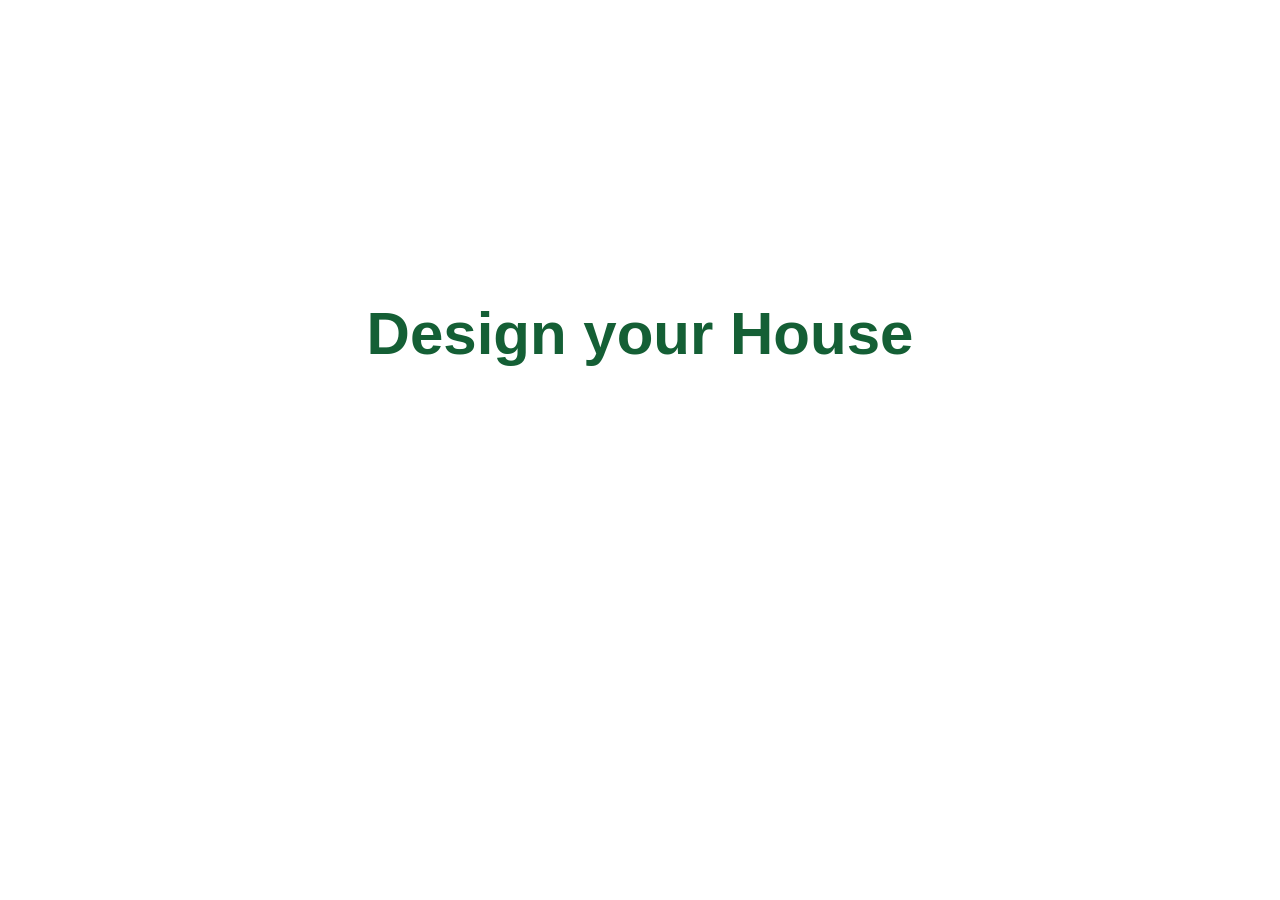
<file: index.html>
<!DOCTYPE html>
<html>
<head>
    <title>Home Design</title>
    <link rel="stylesheet" href="home.css">
</head>
<body>
    <div class="container">
        <div class="navbar">
            <ul>
                <li><a href="index.html" >Home</a></li>
                <li><a href="bed.html">Bedroom</a></li>
                <li><a href="kit.html">Kitchen</a></li>
                <li><a href="login.html">Login</a></li>
            </ul>
        </div>
        <div class="content">
            <h1>Design your House</h1>
            <p>Easy way to design your house from modern designs
                <br> wish you happy and interested.
            </p>
            </div>
    </div>
</body>
</html>
</file>
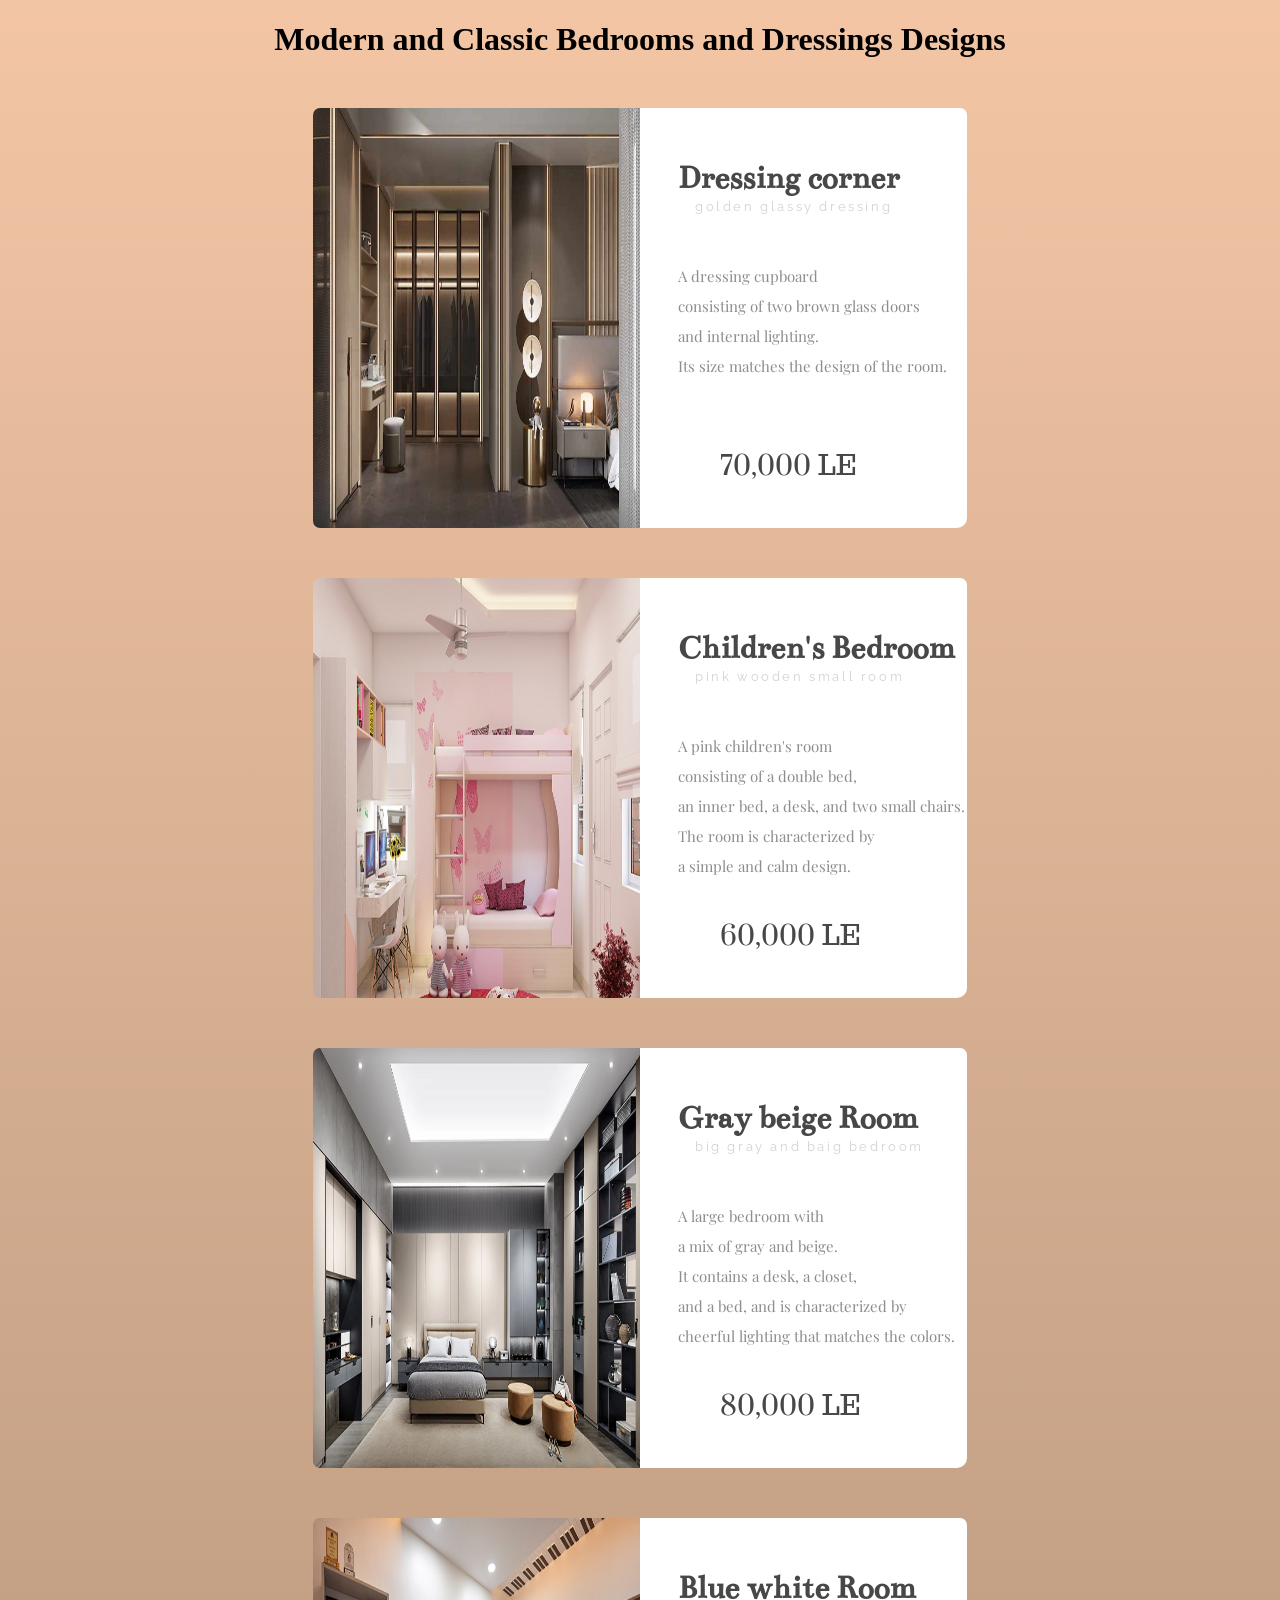
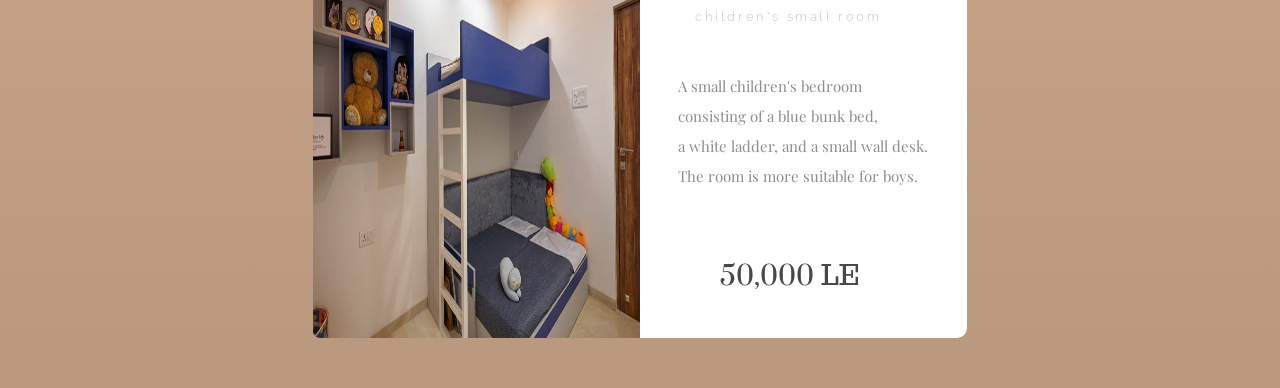
<file: bed.html>
<!DOCTYPE html>
<html lang="en">
<head>
  <meta charset="UTF-8">
  <meta name="viewport" content="width=device-width, initial-scale=1.0">
  <title>Bedroom Designs</title>
  <link rel="stylesheet" href="kit&bed.css">
  <link href="https://fonts.googleapis.com/css?family=Bentham|Playfair+Display|Raleway:400,500|Suranna|Trocchi"
    rel="stylesheet">
</head>
<body>
  <h1 class="kitchen">Modern and Classic Bedrooms and Dressings Designs</h1>
  <div class="wrapper">
    <div class="product-img">
      <img src="bed4.png" height="420" width="327">
    </div>
    <div class="product-info">
      <div class="product-text">
        <h1>Dressing corner</h1>
        <h2>golden glassy dressing</h2>
        <p>A dressing cupboard <br>
          consisting of two brown glass doors<br>
          and internal lighting. <br>
          Its size matches the design of the room. </p>
      </div>
      <div class="product-price">
        <p><span>70,000</span> LE</p>
      </div>
    </div>
  </div>
  <div class="wrapper">
    <div class="product-img">
      <img src="bed1.png" height="420" width="327">
    </div>
    <div class="product-info">
      <div class="product-text">
        <h1>Children's Bedroom</h1>
        <h2>pink wooden small room</h2>
        <p>A pink children's room<br>
          consisting of a double bed,<br>
          an inner bed, a desk, and two small chairs.<br>
          The room is characterized by<br>
          a simple and calm design.</p>
      </div>
      <div class="product-price">
        <p><span>60,000</span> LE</p>
      </div>
    </div>
  </div>
  <div class="wrapper">
    <div class="product-img">
      <img src="bed3.png" height="420" width="327">
    </div>
    <div class="product-info">
      <div class="product-text">
        <h1>Gray beige Room</h1>
        <h2>big gray and baig bedroom</h2>
        <p>A large bedroom with <br>
          a mix of gray and beige.<br>
          It contains a desk, a closet,<br>
          and a bed, and is characterized by <br>
          cheerful lighting that matches the colors.</p>
      </div>
      <div class="product-price">
        <p><span>80,000</span> LE</p>
      </div>
    </div>
  </div>
  <div class="wrapper">
    <div class="product-img">
      <img src="bed2.png" height="420" width="327">
    </div>
    <div class="product-info">
      <div class="product-text">
        <h1>Blue white Room</h1>
        <h2>children's small room</h2>
        <p>A small children's bedroom <br>
          consisting of a blue bunk bed,<br>
          a white ladder, and a small wall desk.<br>
          The room is more suitable for boys. </p>
      </div>
      <div class="product-price">
        <p><span>50,000</span> LE</p>
      </div>
    </div>
  </div>
</body>
</html>
</file>
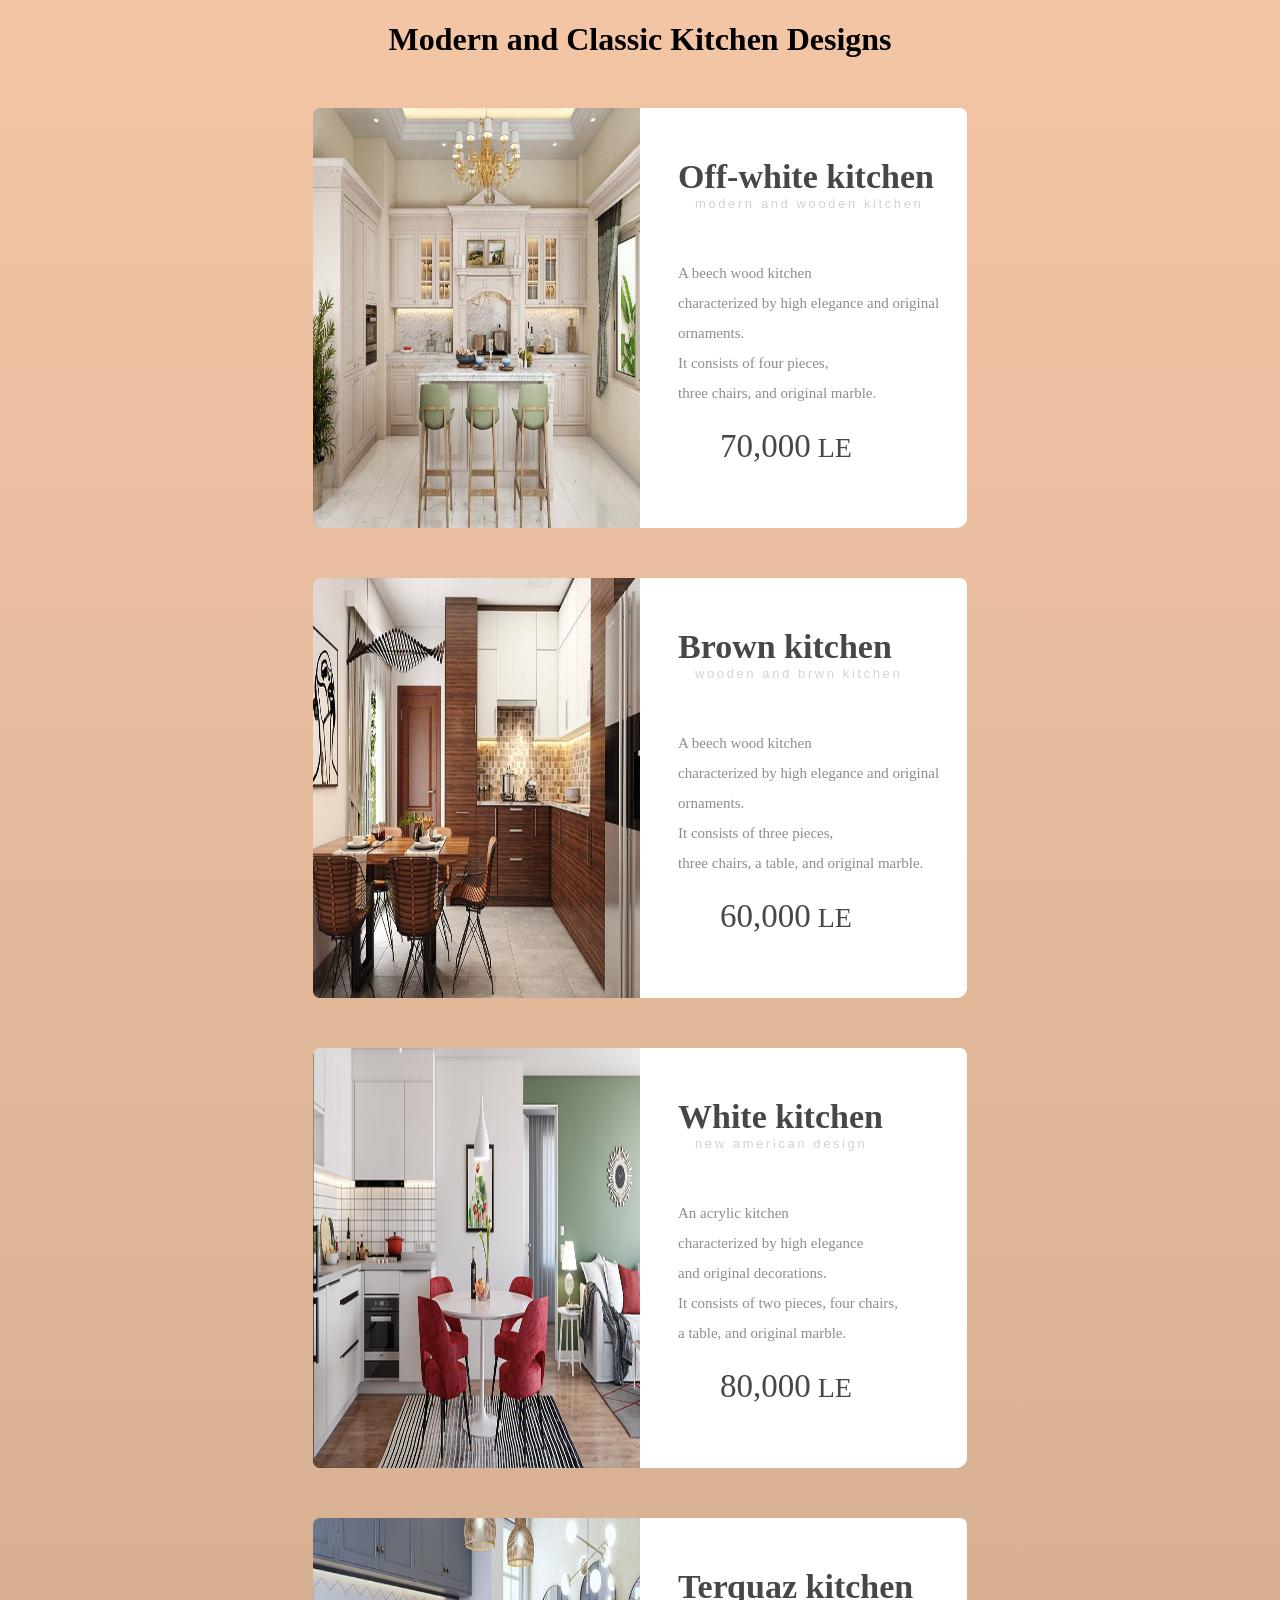
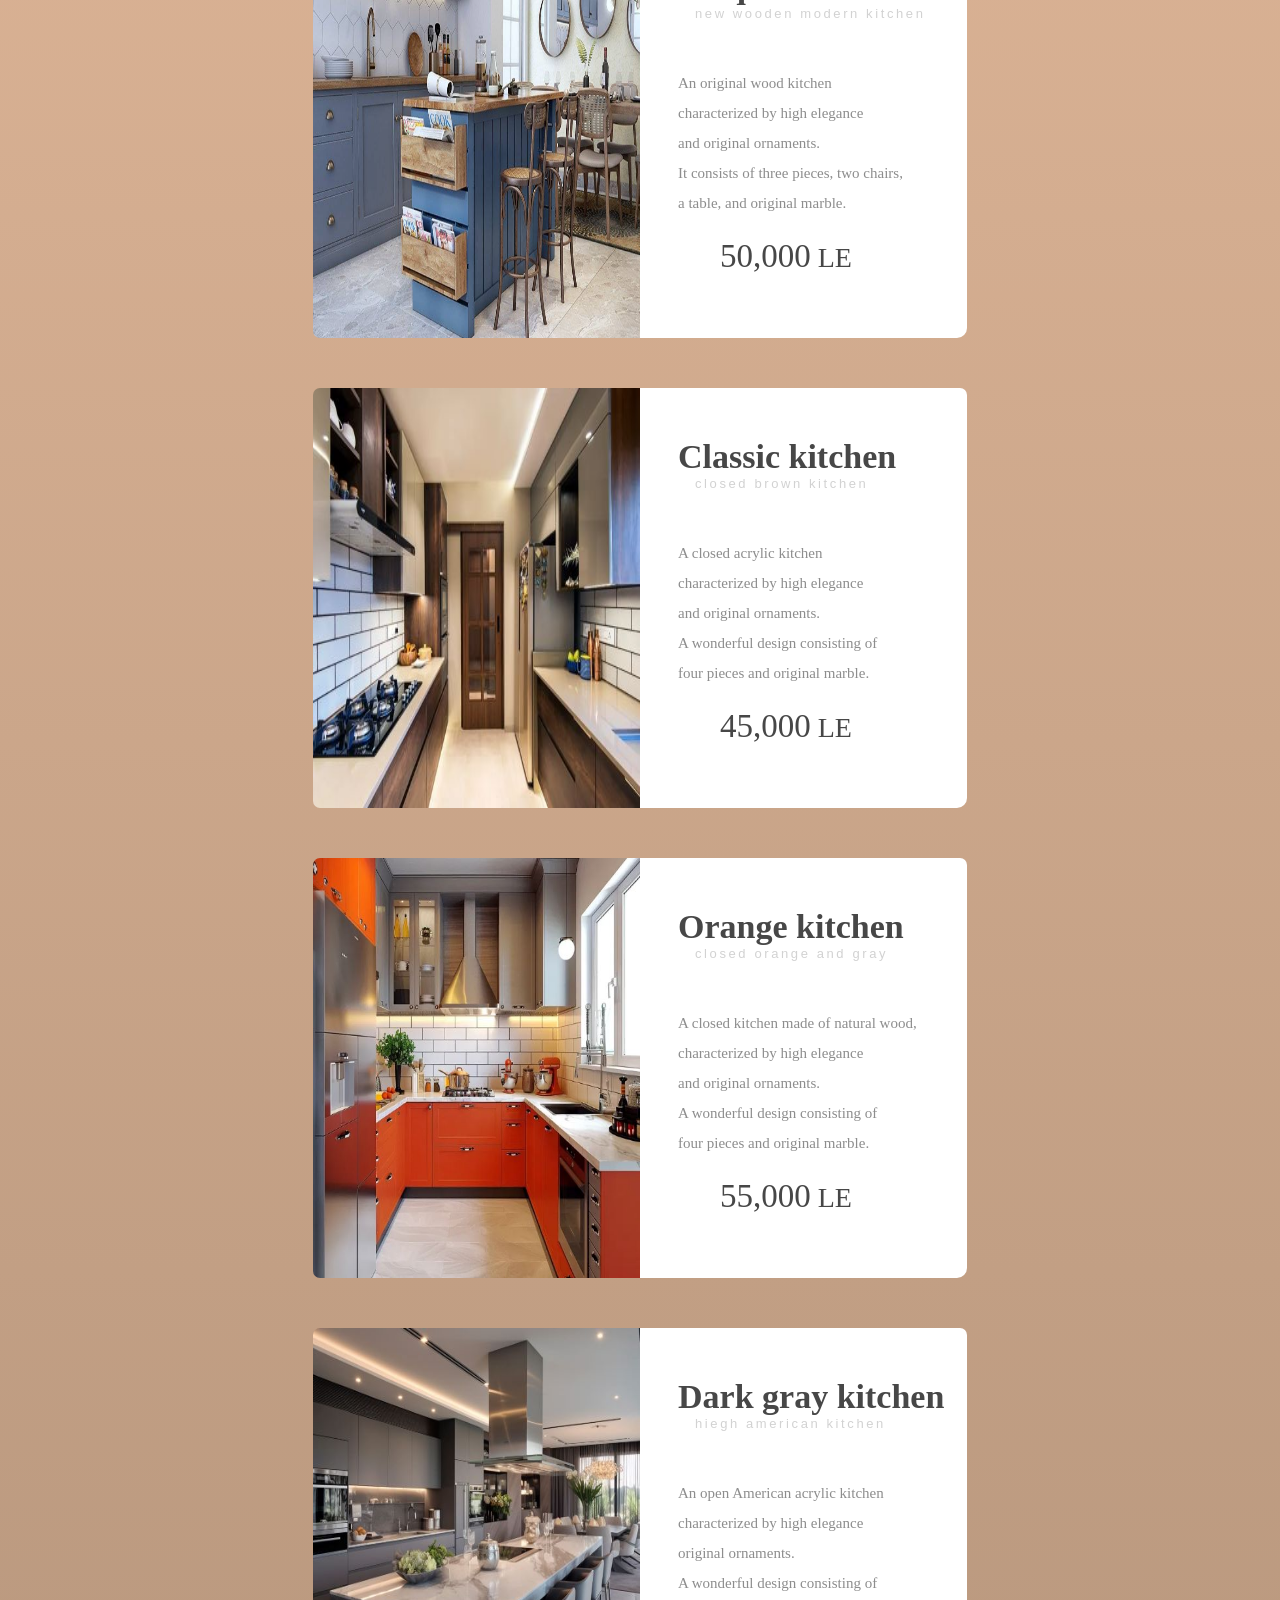
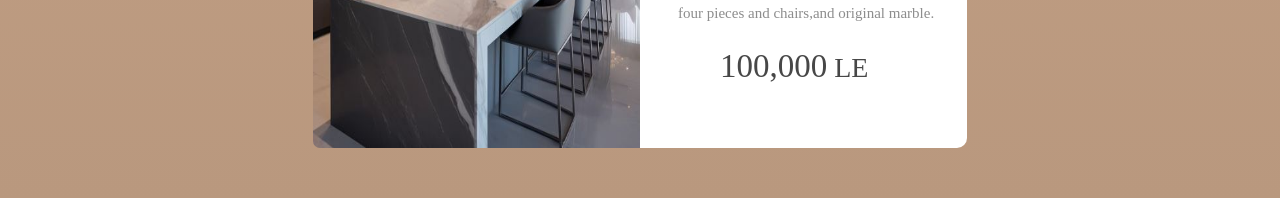
<file: kit.html>
<!DOCTYPE html>
<html>
<head>
  <title>kitchen page</title>
  <link rel="stylesheet" href="kit&bed.css">
</head>
<body>  
  <h1 class="kitchen">Modern and Classic Kitchen Designs</h1>
  <div class="wrapper">
    <div class="product-img">
      <img src="kit1.png" height="420" width="327">
    </div>
    <div class="product-info">
      <div class="product-text">
        <h1>Off-white kitchen</h1>
        <h2>modern and wooden kitchen</h2>
        <p>A beech wood kitchen <br>
          characterized by high elegance and original ornaments.<br>
          It consists of four pieces,<br>
          three chairs, and original marble.</p>
      </div>
      <div class="product-price">
        <p><span>70,000</span> LE</p>
      </div>
    </div>
  </div>
  <div class="wrapper">
    <div class="product-img">
      <img src="kit2.png" height="420" width="327">
    </div>
    <div class="product-info">
      <div class="product-text">
        <h1> Brown kitchen </h1>
        <h2>wooden and brwn kitchen</h2>
        <p>A beech wood kitchen <br>
          characterized by high elegance and original ornaments.<br>
          It consists of three pieces,<br>
          three chairs, a table, and original marble.</p>
      </div>
      <div class="product-price">
        <p><span>60,000</span> LE</p>
      </div>
    </div>
  </div>
  <div class="wrapper">
    <div class="product-img">
      <img src="kit3.png" height="420" width="327">
    </div>
    <div class="product-info">
      <div class="product-text">
        <h1>White kitchen</h1>
        <h2>new american design</h2>
        <p>An acrylic kitchen <br>
          characterized by high elegance<br>
          and original decorations. <br>
          It consists of two pieces, four chairs,<br>
          a table, and original marble.</p>
      </div>
      <div class="product-price">
        <p><span>80,000</span> LE</p>
      </div>
    </div>
  </div>
  <div class="wrapper">
    <div class="product-img">
      <img src="kit4.png" height="420" width="327">
    </div>
    <div class="product-info">
      <div class="product-text">
        <h1>Terquaz kitchen</h1>
        <h2>new wooden modern kitchen</h2>
        <p>An original wood kitchen <br>
          characterized by high elegance<br>
          and original ornaments.<br>
          It consists of three pieces, two chairs,<br>
          a table, and original marble. </p>
      </div>
      <div class="product-price">
        <p><span>50,000</span> LE</p>
      </div>
    </div>
  </div>
  <div class="wrapper">
    <div class="product-img">
      <img src="Parallel_Kitchen_Design_84de3cd1ae.jpg" height="420" width="327">
    </div>
    <div class="product-info">
      <div class="product-text">
        <h1>Classic kitchen</h1>
        <h2>closed brown kitchen</h2>
        <p>A closed acrylic kitchen<br>
          characterized by high elegance <br>
          and original ornaments.<br>
          A wonderful design consisting of <br>
          four pieces and original marble. </p>
      </div>
      <div class="product-price">
        <p><span>45,000</span> LE</p>
      </div>
    </div>
  </div>
  <div class="wrapper">
    <div class="product-img">
      <img src="U_shaped_Kitchen_Design_efa6af700e.jpg" height="420" width="327">
    </div>
    <div class="product-info">
      <div class="product-text">
        <h1>Orange kitchen</h1>
        <h2>closed orange and gray</h2>
        <p>A closed kitchen made of natural wood,<br>
          characterized by high elegance<br>
          and original ornaments.<br>
          A wonderful design consisting of<br>
          four pieces and original marble. </p>
      </div>
      <div class="product-price">
        <p><span>55,000</span> LE</p>
      </div>
    </div>
  </div>
  <div class="wrapper">
    <div class="product-img">
      <img
        src="The-contemporary-island-in-this-kitchen-surrounded-by-stylish-bar-stools-adds-flair-to-the-home.jpg"
        height="420" width="327">
    </div>
    <div class="product-info">
      <div class="product-text">
        <h1>Dark gray kitchen</h1>
        <h2>hiegh american kitchen</h2>
        <p>An open American acrylic kitchen<br>
          characterized by high elegance<br>
          original ornaments.<br>
          A wonderful design consisting of <br>
          four pieces and chairs,and original marble.</p>
      </div>
      <div class="product-price">
        <p><span>100,000</span> LE</p>
      </div>
    </div>
  </div>
</body>
</html>
</file>
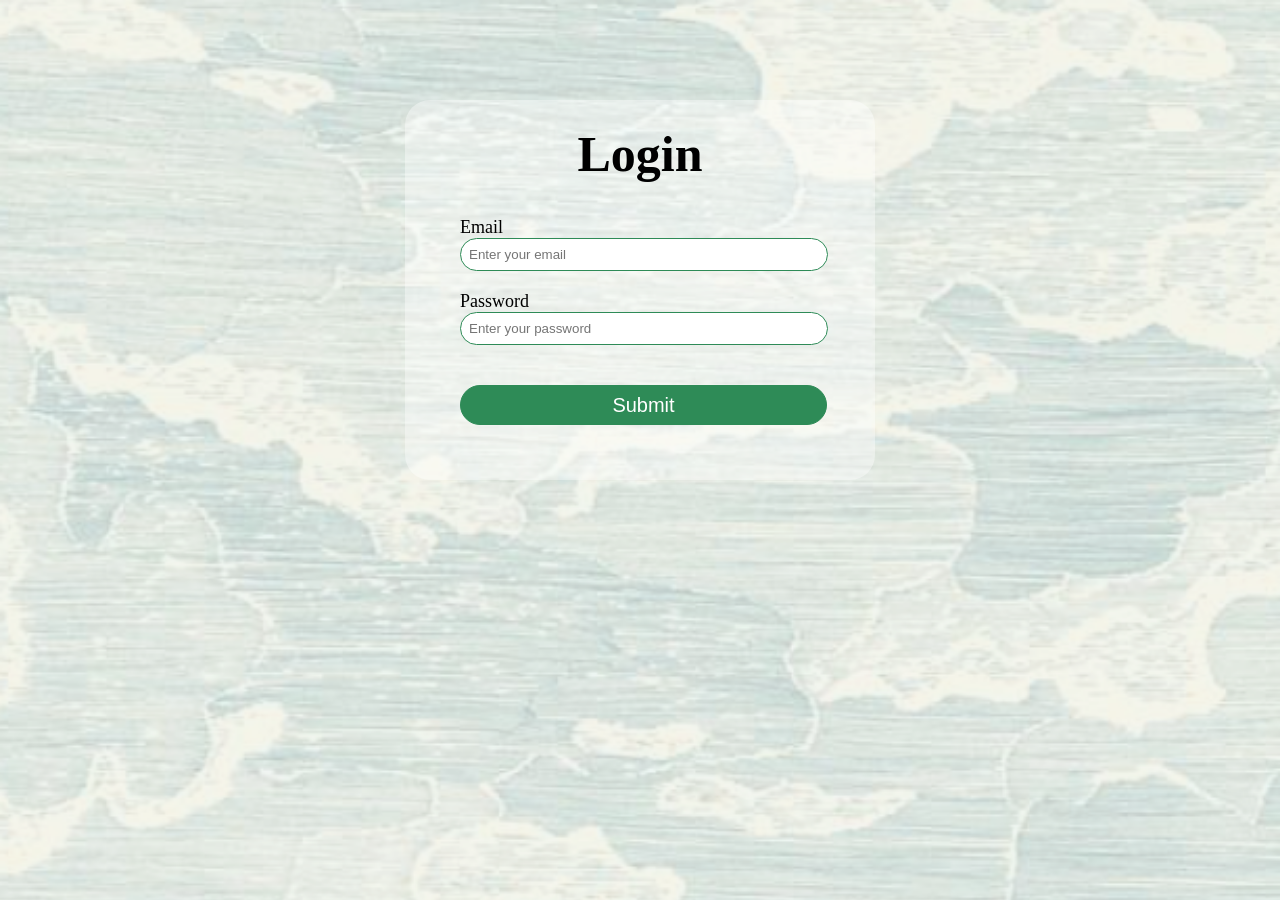
<file: login.html>
<!DOCTYPE html>
<html>
<head>
    <title>Login page</title>
    <link rel="stylesheet" href="login.css">
</head>
<body>
    <div class="cont">
        <div class="Login-box">
            <h1>Login</h1>
            <form action="index.html">
                <div>
                    <label for="mail">Email</label>
                    <input id="mail" type="email" name="email" placeholder="Enter your email" required>
                </div>
                <div>
                    <label for="pass">Password</label>
                    <input id="pass" type="password" name="password" placeholder="Enter your password" required>
                </div>
                <input type="submit" value="Submit">
            </form>
        </div>
    </div>
</body>
</html>
</file>
<file: home.css>
*{
    margin: 0;
    padding: 0;
    font-family: sans-serif;
}
.container{
    width: 100%;
    height: 100vh;
    background-image: linear-gradient(rgba(0, 0, 0, 0.505)),url(Screenshot\ 2024-09-14\ 171246.png);
    background-size: cover;
    background-position: center;
}
.navbar{
    display: flex;
    align-items: center;
    justify-content: center;
}
.navbar ul li{
    display: inline-block;
    margin:60px 100px;
}
.navbar ul li a{
    text-decoration: none;
    color: white;
    font-size: 25px;
}
.navbar ul li a:hover{
    color: rgb(165, 114, 42);
    background-color: none;
    padding: 20px;
}
.content{
    width: 100%;
    margin-top: 150px;
    text-align: center;
    color: white;
}
.content h1{
    color: rgb(20, 95, 53);
    font-size: 60px;
    margin-top: 80px;
}
.content p{
    margin: 20px auto;
    font-weight: 100;
    line-height: 25px;
}
</file>
<file: kit&bed.css>
body {
    background-image:linear-gradient(rgba(239, 179, 136, 0.762),rgb(185, 152, 126));  
  }
  .wrapper {
    position: relative;
    height: 420px;
    width: 654px;
    margin: 50px auto;
    border-radius: 7px;
  }
  .product-img {
    float: left;
    height: 420px;
    width: 327px;
  }
  .product-img img {
    border-radius: 7px 0 0 7px;
  }
  .product-info {
    float: right;
    height: 420px;
    width: 327px;
    border-radius: 0 7px 10px 0px;
    background-color: #ffffff;
  }
  .product-text {
    height: 300px;
    width: 327px;
  }
  .product-text h1 {
    margin: 0 0 0 38px;
    margin-top: 50px;
    font-size: 34px;
    color: #474747;
  }
  .product-text h1,.product-price p {
    font-family: 'Bentham', serif;
  }
  .product-text h2 {
    margin: 0 0 47px 38px;
    margin-left: 55px;
    font-size: 13px;
    font-family: 'Raleway', sans-serif;
    font-weight: 400;
    color: #d2d2d2;
    letter-spacing: 0.2em;
  }
  .product-text p {
    height: 125px;
    margin: 0 0 0 38px;
    font-family: 'Playfair Display', serif;
    color: #8d8d8d;
    line-height: 2em;
    font-size: 15px;
  }
  .product-price {
    height: 103px;
    width: 327px;
    margin-top: -30px;
    position: relative;
  }
  .product-price p {
    display: inline-block;
    top: -13px;
    height: 50px;
    font-family: 'Trocchi', serif;
    margin: 0 0 0 80px;
    font-size: 28px;
    font-weight: lighter;
    color: #474747;
  }
  span {
    display: inline-block;
    height: 50px;
    font-family: 'Suranna', serif;
    font-size: 33px;
  }
  .kitchen{
    text-align: center;
  }
</file>
<file: login.css>
body{
    font-family: 'Roboto' sans-serif;
    background-image:url(Screenshot\ 2024-07-05\ 020517.png);
    background-size:100%;
    background-size:cover;
    background-image: linear-gradient(rgba(0,0,0,0.4)),url(Screenshot\ 2024-07-05\ 020517.png);
}
.cont{
    width: 470px;
    height: 380px;
    margin: auto;
    margin-top: 100px;
    border-radius: 25px;
    background-color:rgba(255, 255, 255, 0.384); 
}
.Login-box{
    width: 400px;
    height: 350px;
    margin: auto;
}
h1{
    font-size: 50px;
    text-align: center;
    padding-top: 25px;
}
form{
    margin-left: 20px;
}
form label{
    display: flex;
    margin-top: 20px;
    font-size: 18px;
}
form input{
    width: 350px;
    padding: 8px;
    border: 1px solid seagreen;
    border-radius: 26px;
}
input[type="submit"]{
    width: 367px;
    height: 40px;
    margin-top: 40px;
    background-color:seagreen;
    color: white;
    font-size: 20px;
    cursor: pointer;
}
input[type="submit"]:hover{
    background-color: rgb(13, 72, 38);
}
</file>
